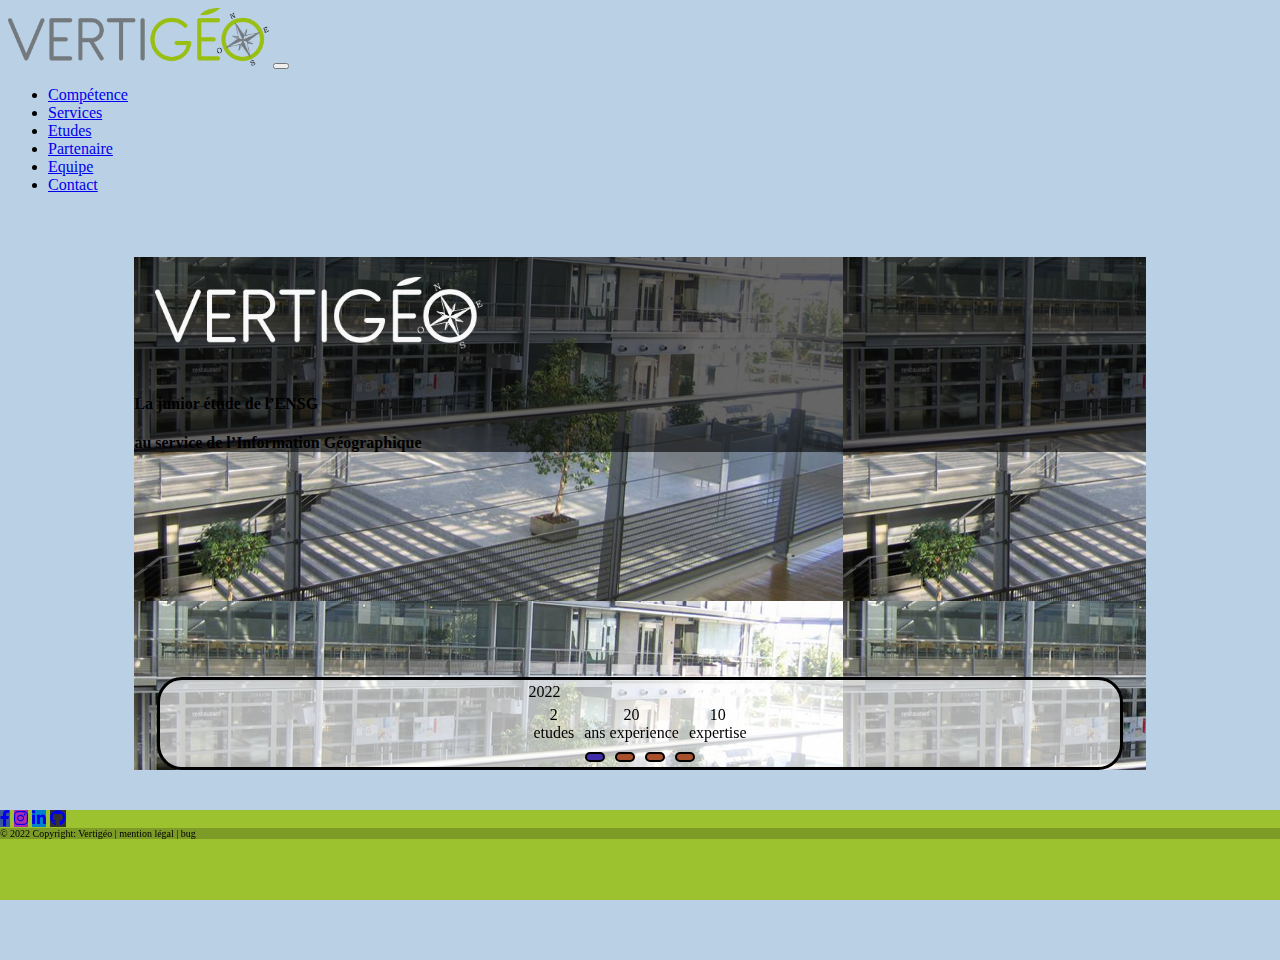
<file: index.html>
<!DOCTYPE html>
<html lang="en">
    <head>
        <meta charset="UTF-8">
        <meta http-equiv="X-UA-Compatible" content="IE=edge">
        <meta name="viewport" content="width=device-width, initial-scale=1.0">
        <title>Vertigéo</title>
        <!-- browser icon -->
        <link rel="shortcut icon" href="img\utilisables\boussole_fond_blanc.png" type="image/x-icon">

        <!-- bootstrap 5.2.1-->
        <!-- 
        * Bootstrap v5.2.1(https://getbootstrap.com/)
        * Copyright 2011-2021 The Bootstrap Authors
        * Copyright 2011-2021 Twitter, Inc.
        * Licensed under MIT (https://github.com/twbs/bootstrap/blob/main/LICENSE) 
        -->
        <link href="https://cdn.jsdelivr.net/npm/bootstrap@5.2.1/dist/css/bootstrap.min.css" rel="stylesheet" integrity="sha384-iYQeCzEYFbKjA/T2uDLTpkwGzCiq6soy8tYaI1GyVh/UjpbCx/TYkiZhlZB6+fzT" crossorigin="anonymous">
        <script src="https://cdn.jsdelivr.net/npm/bootstrap@5.2.1/dist/js/bootstrap.bundle.min.js" integrity="sha384-u1OknCvxWvY5kfmNBILK2hRnQC3Pr17a+RTT6rIHI7NnikvbZlHgTPOOmMi466C8" crossorigin="anonymous"></script>
        
        <!-- font-awsome -->
        <!-- <script defer src="node_modules/@fortawesome/fontawesome-free/js/brands.js"></script>
        <script defer src="node_modules/@fortawesome/fontawesome-free/js/solid.js"></script>
        <script defer src="node_modules/@fortawesome/fontawesome-free/js/fontawesome.js"></script> -->
        <link href="https://cdnjs.cloudflare.com/ajax/libs/font-awesome/6.0.0/css/all.min.css" rel="stylesheet"/>
        <script src="https://cdn.jsdelivr.net/npm/jquery@3.6.1/dist/jquery.min.js"></script>

        <!-- local style -->
        <link rel="stylesheet" href="./js/OwlCarousel2-2.3.4/dist/assets/owl.carousel.min.css">

        <link rel="stylesheet" href="./css/index.css">
        
        <!-- local script-->
        <script src="./js/OwlCarousel2-2.3.4//dist/owl.carousel.min.js"></script>

        <link rel="stylesheet" href="./css/carousel.css">
        <link rel="stylesheet" href="./css/commonStyle.css">
        <link rel="stylesheet" href="./css/header_footer.css">
        
        
    </head>
    <body>
        <div id="header"></div>

        <div class="p-5 text-center bg-image" id ="bodyContainer">
            <div class="mask">
                <div class="d-flex justify-content-center align-items-center h-100">
                    <div class="text-white">
                        <img src="img/utilisables/logo_tout_blanc.png" id="logo_tout_blanc">
                        <h4 class="mb-3">La junior étude de l’ENSG</h4>
                        <h4 class="mb-3">au service de l’Information Géographique</h4>
                    </div>
                </div>
            </div>

            <div id="defilementAccueil">

                    <div class="MainContainercarouselHeader">
                        <div class="ContainercarouselCompetence">
                            <div class="owl-carousel owl-theme">
                              
                                    <div class ="yearActivity">
                                        <div>2022</div>
                                        <div style="display: flex; justify-content: space-evenly;">
                                        <span style="margin: 5px; text-align: center;"> 2 <br> etudes </span>
                                        <span  style="margin: 5px; text-align: center;">20 <br> ans experience</span> 
                                        <span  style="margin: 5px; text-align: center;">10 <br> expertise</span>  
                                        </div>
                                    </div>  
              
                                    <div class ="yearActivity">
                                        <div>2022</div>
                                        <div style="display: flex; justify-content: space-evenly;">
                                        <span style="margin: 5px; text-align: center;"> 2 <br> etudes </span>
                                        <span  style="margin: 5px; text-align: center;">20 <br> ans experience</span> 
                                        <span  style="margin: 5px; text-align: center;">10 <br> expertise</span>  
                                        </div>
                                    </div>  
              
                                    <div class ="yearActivity">
                                        <div>2022</div>
                                        <div style="display: flex; justify-content: space-evenly;">
                                        <span style="margin: 5px; text-align: center;"> 2 <br> etudes </span>
                                        <span  style="margin: 5px; text-align: center;">20 <br> ans experience</span> 
                                        <span  style="margin: 5px; text-align: center;">10 <br> expertise</span>  
                                        </div>
                                    </div>  

                                    <div class ="yearActivity">
                                        <div>2022</div>
                                        <div style="display: flex; justify-content: space-evenly;">
                                        <span style="margin: 5px; text-align: center;"> 2 <br> etudes </span>
                                        <span  style="margin: 5px; text-align: center;">20 <br> ans experience</span> 
                                        <span  style="margin: 5px; text-align: center;">10 <br> expertise</span>  
                                        </div>
                                    </div>  

                            </div>
                        </div>
                    </div>
                </div>
              

        </div>

         
        <div id="footerContainer"></div>
        
    <script>
    $(function(){
    $("#header").load("./html/navbar.html");
    });

    $(function(){
    $("#footerContainer").load("./html/footer.html");
    });
    </script>    
        <script src="./js/carouselDefilementV2.js"></script>
    </body>
</html>
</file>
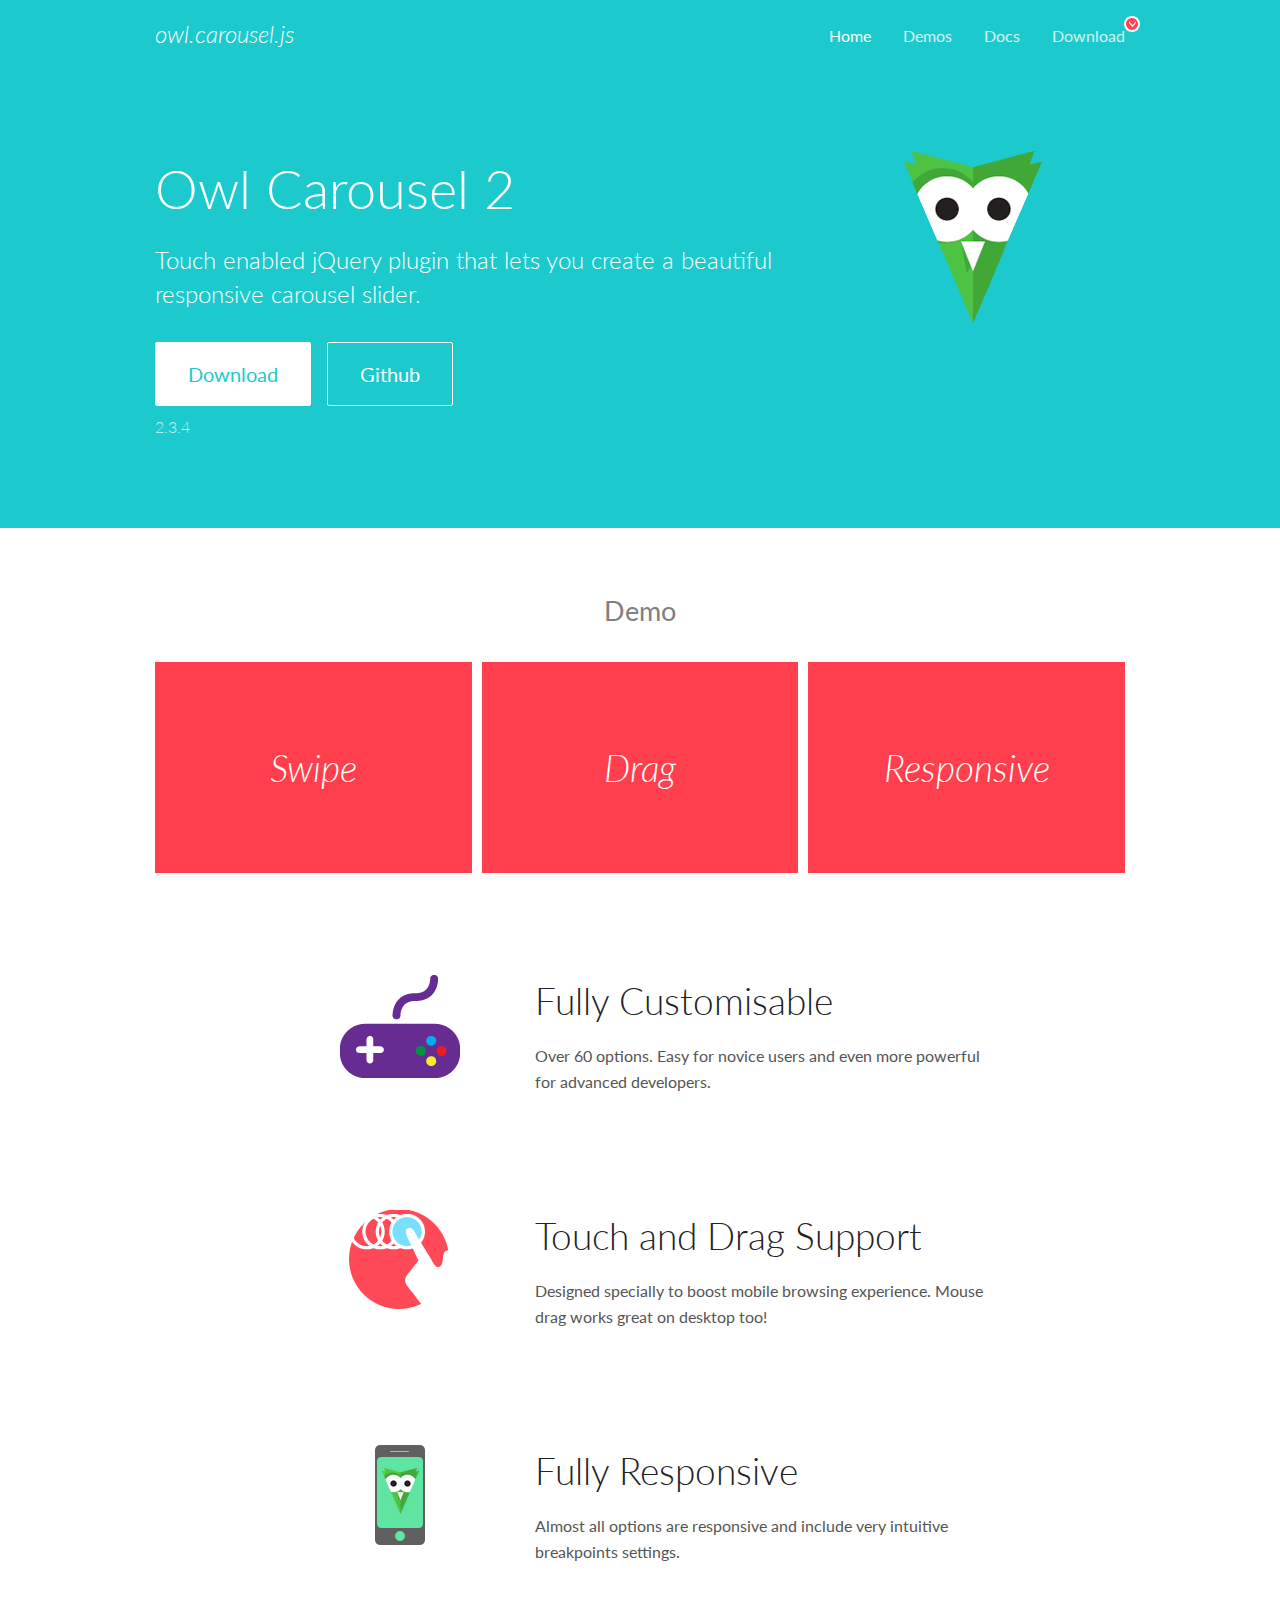
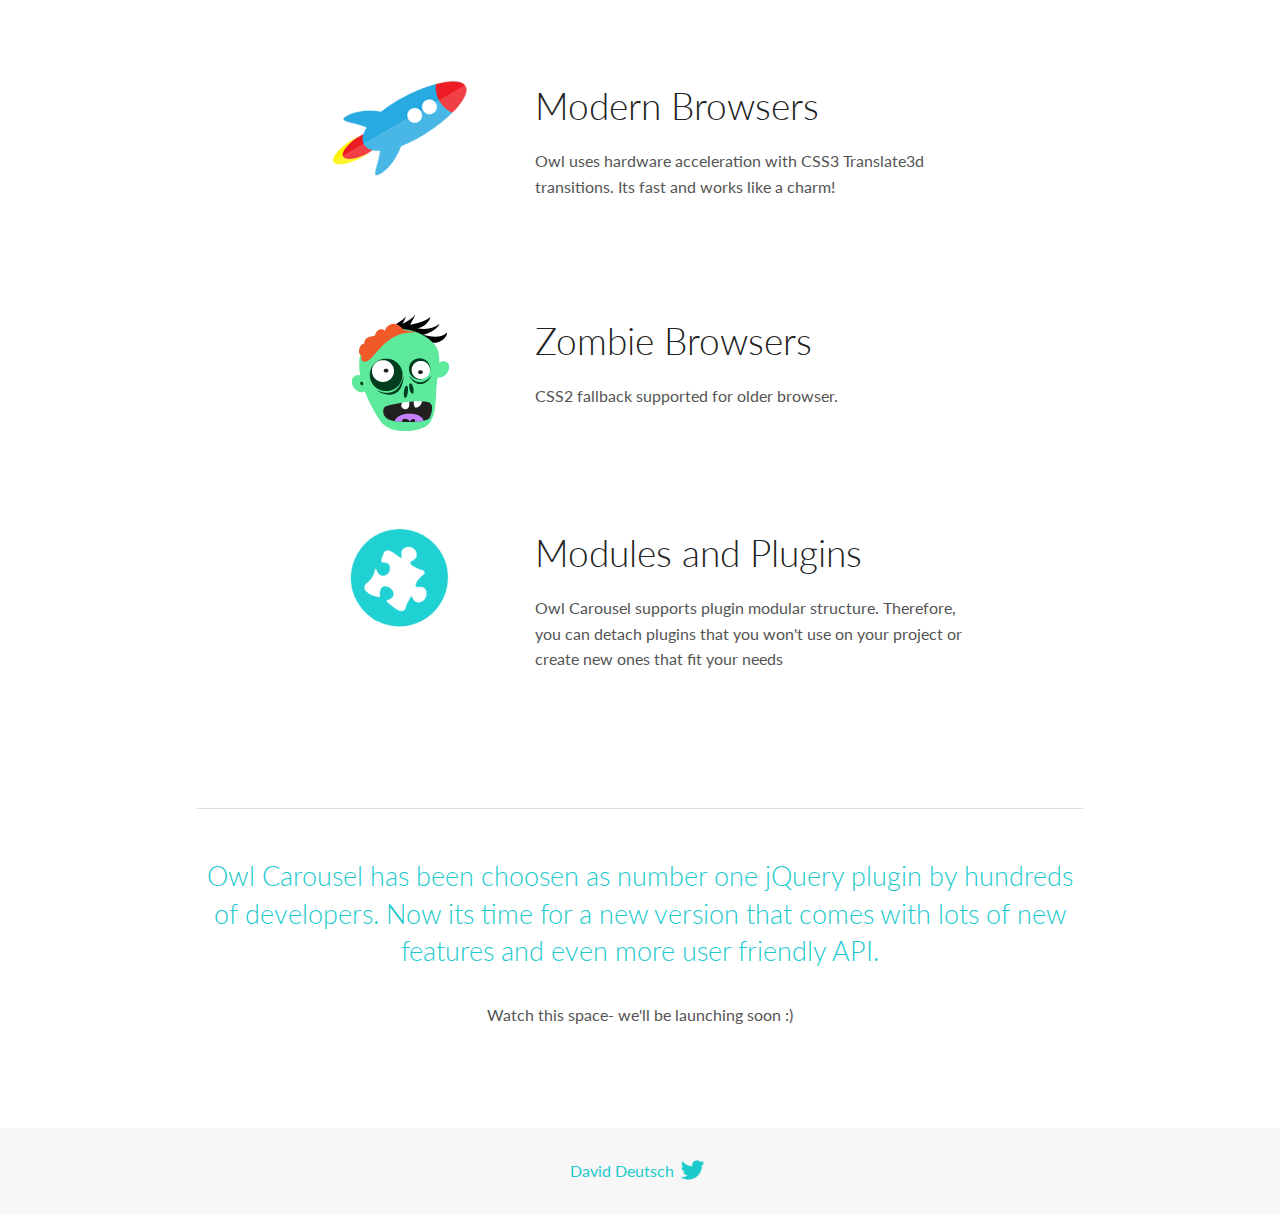
<file: js/OwlCarousel2-2.3.4/docs/index.html>
<!DOCTYPE html>
<html lang="en">
  <head>

    <!-- head -->
    <meta charset="utf-8">
    <meta name="msapplication-tap-highlight" content="no" />
    <meta name="viewport" content="width=device-width, initial-scale=1.0" />
    <meta name="description" content="Touch enabled jQuery plugin that lets you create beautiful responsive carousel slider.">
    <meta name="author" content="David Deutsch">
    <title>
      Home | Owl Carousel | 2.3.4
    </title>

    <!-- Stylesheets -->
    <link href='https://fonts.googleapis.com/css?family=Lato:300,400,700,400italic,300italic' rel='stylesheet' type='text/css'>
    <link rel="stylesheet" href="assets/css/docs.theme.min.css">

    <!-- Owl Stylesheets -->
    <link rel="stylesheet" href="assets/owlcarousel/assets/owl.carousel.min.css">
    <link rel="stylesheet" href="assets/owlcarousel/assets/owl.theme.default.min.css">

    <!-- HTML5 shim and Respond.js IE8 support of HTML5 elements and media queries -->

    <!--[if lt IE 9]>
      <script src="https://oss.maxcdn.com/libs/html5shiv/3.7.0/html5shiv.js"></script>
      <script src="https://oss.maxcdn.com/libs/respond.js/1.3.0/respond.min.js"></script>
    <![endif]-->

    <!-- Favicons -->
    <link rel="apple-touch-icon-precomposed" sizes="144x144" href="assets/ico/apple-touch-icon-144-precomposed.png">
    <link rel="shortcut icon" href="assets/ico/favicon.png">
    <link rel="shortcut icon" href="favicon.ico">

    <!-- Yeah i know js should not be in header. Its required for demos.-->

    <!-- javascript -->
    <script src="assets/vendors/jquery.min.js"></script>
    <script src="assets/owlcarousel/owl.carousel.js"></script>
  </head>
  <body>

    <!-- header -->
    <header class="header">
      <div class="row">
        <div class="large-12 columns">
          <div class="brand left">
            <h3>
              <a href="/OwlCarousel2/">owl.carousel.js</a> 
            </h3>
          </div>
          <a id="toggle-nav" class="right">
            <span></span> <span></span> <span></span> 
          </a> 
          <div class="nav-bar">
            <ul class="clearfix">
              <li class="active">
                <a href="/OwlCarousel2/index.html">Home</a> 
              </li>
              <li> <a href="/OwlCarousel2/demos/demos.html">Demos</a>  </li>
              <li> <a href="/OwlCarousel2/docs/started-welcome.html">Docs</a>  </li>
              <li>
                <a href="https://github.com/OwlCarousel2/OwlCarousel2/archive/2.3.4.zip">Download</a> 
                <span class="download"></span> 
              </li>
            </ul>
          </div>
        </div>
      </div>
    </header>

    <!-- home panel -->
    <section id="hero">
      <div class="row">
        <div class="large-8 medium-8 columns">
          <h1>Owl Carousel 2</h1>
          <h4>Touch enabled jQuery plugin that lets you create a beautiful responsive carousel slider.</h4>
          <a href="https://github.com/OwlCarousel2/OwlCarousel2/archive/2.3.4.zip" class="hero-button">Download</a> 
          <a href="https://github.com/OwlCarousel2/OwlCarousel2" class="hero-button outline">Github</a> 
          <p>2.3.4</p>
        </div>
        <div class="large-4 medium-4 columns">
          <img class="owl-logo" src="assets/img/owl-logo.png" alt="mr. Owl">
        </div>
      </div>
    </section>

    <!-- body -->
    <div class="home-demo">
      <div class="row">
        <div class="large-12 columns">
          <h3>Demo</h3>
          <div class="owl-carousel">
            <div class="item">
              <h2>Swipe</h2>
            </div>
            <div class="item">
              <h2>Drag</h2>
            </div>
            <div class="item">
              <h2>Responsive</h2>
            </div>
            <div class="item">
              <h2>CSS3</h2>
            </div>
            <div class="item">
              <h2>Fast</h2>
            </div>
            <div class="item">
              <h2>Easy</h2>
            </div>
            <div class="item">
              <h2>Free</h2>
            </div>
            <div class="item">
              <h2>Upgradable</h2>
            </div>
            <div class="item">
              <h2>Tons of options</h2>
            </div>
            <div class="item">
              <h2>Infinity</h2>
            </div>
            <div class="item">
              <h2>Auto Width</h2>
            </div>
          </div>
        </div>
      </div>
    </div>
    <script>
      var owl = $('.owl-carousel');
      owl.owlCarousel({
        margin: 10,
        loop: true,
        responsive: {
          0: {
            items: 1
          },
          600: {
            items: 2
          },
          1000: {
            items: 3
          }
        }
      })
    </script>

    <!-- features -->
    <div id="features">
      <div class="row">
        <div class="small-12 medium-9 small-centered columns">
          <section class="row feature">
            <div class="medium-4 small-12 columns">
              <img src="assets/img/feature-options.png" alt="">
            </div>
            <div class="medium-8 small-12 columns">
              <h2>Fully Customisable</h2>
              <p>Over 60 options. Easy for novice users and even more powerful for advanced developers.</p>
            </div>
          </section>
          <section class="row feature">
            <div class="medium-4 small-12 columns">
              <img src="assets/img/feature-drag.png" alt="">
            </div>
            <div class="medium-8 small-12 columns">
              <h2>Touch and Drag Support</h2>
              <p>Designed specially to boost mobile browsing experience. Mouse drag works great on desktop too!</p>
            </div>
          </section>
          <section class="row feature">
            <div class="medium-4 small-12 columns">
              <img src="assets/img/feature-responsive.png" alt="">
            </div>
            <div class="medium-8 small-12 columns">
              <h2>Fully Responsive</h2>
              <p>Almost all options are responsive and include very intuitive breakpoints settings.</p>
            </div>
          </section>
          <section class="row feature">
            <div class="medium-4 small-12 columns">
              <img src="assets/img/feature-modern.png" alt="">
            </div>
            <div class="medium-8 small-12 columns">
              <h2>Modern Browsers</h2>
              <p>Owl uses hardware acceleration with CSS3 Translate3d transitions. Its fast and works like a charm! </p>
            </div>
          </section>
          <section class="row feature">
            <div class="medium-4 small-12 columns">
              <img src="assets/img/feature-zombie.png" alt="">
            </div>
            <div class="medium-8 small-12 columns">
              <h2>Zombie Browsers</h2>
              <p>CSS2 fallback supported for older browser.</p>
            </div>
          </section>
          <section class="row feature">
            <div class="medium-4 small-12 columns">
              <img src="assets/img/feature-module.png" alt="">
            </div>
            <div class="medium-8 small-12 columns">
              <h2>Modules and Plugins</h2>
              <p>Owl Carousel supports plugin modular structure. Therefore, you can detach plugins that you won&#x27;t use on your project or create new ones that fit your needs</p>
            </div>
          </section>
        </div>
      </div>
    </div>

    <!-- footer -->
    <section id="teaser-text">
      <div class="row">
        <div class="small-12 medium-11 small-centered columns">
          <hr>
          <h3 id="owl-carousel-has-been-choosen-as-number-one-jquery-plugin-by-hundreds-of-developers-now-its-time-for-a-new-version-that-comes-with-lots-of-new-features-and-even-more-user-friendly-api-">Owl Carousel has been choosen as number one jQuery plugin by hundreds of developers. Now its time for a new version that comes with lots of new features and even more user friendly API.</h3>
          <p>Watch this space- we&#39;ll be launching soon :)</p>
        </div>
      </div>
    </section>

    <!-- footer -->
    <footer class="footer">
      <div class="row">
        <div class="large-12 columns">
          <h5>
            <a href="/OwlCarousel2/docs/support-contact.html">David Deutsch</a> 
            <a id="custom-tweet-button" href="https://twitter.com/share?url=https://github.com/OwlCarousel2/OwlCarousel2&text=Owl Carousel - This is so awesome! " target="_blank"></a> 
          </h5>
        </div>
      </div>
    </footer>

    <!-- vendors -->
    <script src="assets/vendors/highlight.js"></script>
    <script src="assets/js/app.js"></script>
  </body>
</html>
</file>
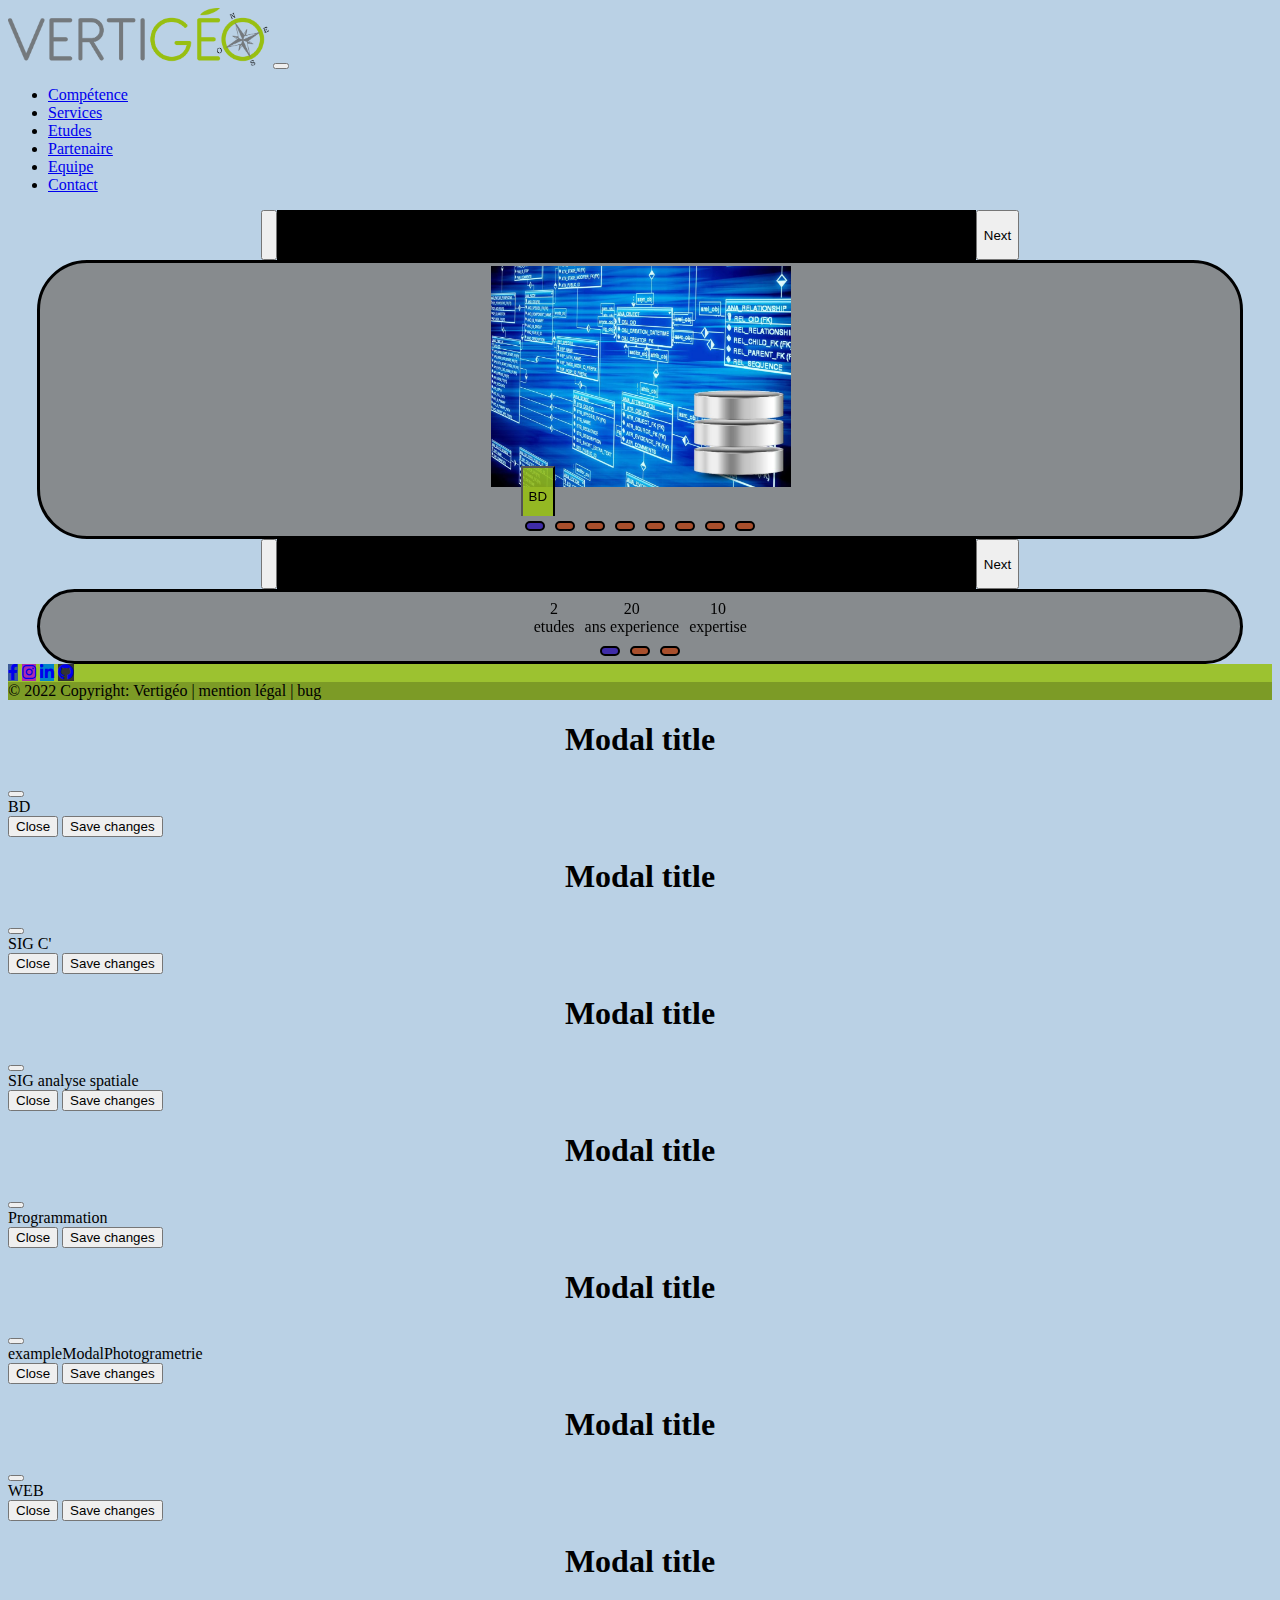
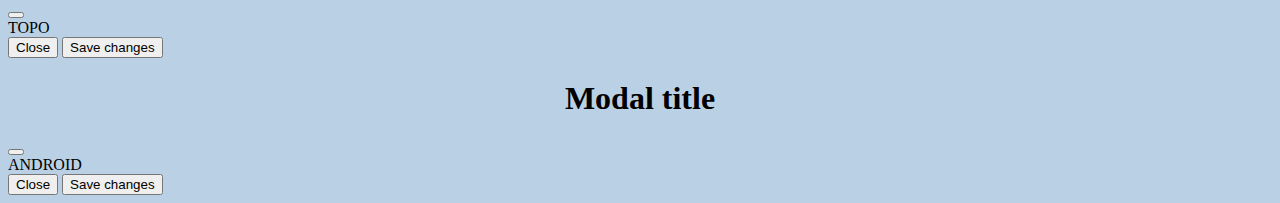
<file: defilement_V2.html>
<!DOCTYPE html>
<html lang="en">
    <head>
        <meta charset="UTF-8">
        <meta http-equiv="X-UA-Compatible" content="IE=edge">
        <meta name="viewport" content="width=device-width, initial-scale=1.0">
        <title>Vertigéo</title>
        <!-- browser icon -->
        <link rel="shortcut icon" href="img\utilisables\boussole_fond_blanc.png" type="image/x-icon">

        <!-- bootstrap 5.2.1-->
        <!-- 
        * Bootstrap v5.2.1(https://getbootstrap.com/)
        * Copyright 2011-2021 The Bootstrap Authors
        * Copyright 2011-2021 Twitter, Inc.
        * Licensed under MIT (https://github.com/twbs/bootstrap/blob/main/LICENSE) 
        -->
        <link href="https://cdn.jsdelivr.net/npm/bootstrap@5.2.1/dist/css/bootstrap.min.css" rel="stylesheet" integrity="sha384-iYQeCzEYFbKjA/T2uDLTpkwGzCiq6soy8tYaI1GyVh/UjpbCx/TYkiZhlZB6+fzT" crossorigin="anonymous">
        <script src="https://cdn.jsdelivr.net/npm/bootstrap@5.2.1/dist/js/bootstrap.bundle.min.js" integrity="sha384-u1OknCvxWvY5kfmNBILK2hRnQC3Pr17a+RTT6rIHI7NnikvbZlHgTPOOmMi466C8" crossorigin="anonymous"></script>
        
        <!-- font-awsome -->
        <!-- <script defer src="node_modules/@fortawesome/fontawesome-free/js/brands.js"></script>
        <script defer src="node_modules/@fortawesome/fontawesome-free/js/solid.js"></script>
        <script defer src="node_modules/@fortawesome/fontawesome-free/js/fontawesome.js"></script> -->
        <link href="https://cdnjs.cloudflare.com/ajax/libs/font-awesome/6.0.0/css/all.min.css" rel="stylesheet"/>
        <script src="https://cdn.jsdelivr.net/npm/jquery@3.6.1/dist/jquery.min.js"></script>

        <!-- local style -->
        <link rel="stylesheet" href="./js/OwlCarousel2-2.3.4/dist/assets/owl.carousel.min.css">

        <link rel="stylesheet" href="./css/index.css">
        
        <!-- local script-->
        <script src="./js/OwlCarousel2-2.3.4//dist/owl.carousel.min.js"></script>

        <link rel="stylesheet" href="./css/carousel.css">
        <link rel="stylesheet" href="./css/commonStyle.css">
        
    </head>
    <body>
        <div id="header"></div>

        <div id="containerbtnDefilementV2">
            <button class="customPrevBtn" type="button">
                <span class="carousel-control-prev-icon" aria-hidden="true"></span>
                <!-- <span class="visually-hidden">Previous</span> -->
            </button>

            <div style="width:100%;height:100%;background-color: black;"></div>
    
            <button class="customNextBtn">
                <span class="carousel-control-next-icon" aria-hidden="true"></span>
                <span class="visually-hidden">Next</span>
            </button>
        </div>



            <div class="MainContainercarouselCompetence">
               
                <div class="ContainercarouselCompetence">
                    <div class="owl-carousel owl-theme">
                        <div class="card">
                            <div class="card-img">
                                <img src="./img/competence/bd.jpg" class="card-img-top" alt="...">
                            </div>
                            <button type="button" class="btn btn-primary btn-moreInfo-competence"  data-bs-toggle="modal" data-bs-target="#exampleModalBD">BD</button>
                        </div>
                    
                        <div class="card">
                            <div class="card-img">
                                <img src="./img/competence/sig.jpg" class="card-img-top" alt="...">
                            </div>
                            <button type="button" class="btn btn-primary btn-moreInfo-competence"  data-bs-toggle="modal" data-bs-target="#exampleModalSIG">SIG/CART0</button>
                        </div>

                        <div class="card">
                            <div class="card-img">
                                <img src="./img/utilisables/cartographie.png" class="card-img-top" alt="...">
                            </div>
                            <button type="button" class="btn btn-primary btn-moreInfo-competence"  data-bs-toggle="modal" data-bs-target="#exampleModalSIGanalyse">SIG/AnalyseSpatiale</button>
                        </div>
                    
                        <div class="card">
                            <div class="card-img">
                                <img src="./img/utilisables/enseignements/INFORMATIQUE.jpg" class="card-img-top" alt="...">
                            </div>
                            <button type="button" class="btn btn-primary btn-moreInfo-competence"  data-bs-toggle="modal" data-bs-target="#exampleModalProgrammation">PROGRAMATION</button>
                        </div>

                        <div class="card">
                            <div class="card-img">
                                <img src="./img/utilisables/enseignements/PHOTOGRAMMETRIE.png" class="card-img-top" alt="...">
                            </div>
                            <button type="button" class="btn btn-primary btn-moreInfo-competence"  data-bs-toggle="modal" data-bs-target="#exampleModalPhotogrametrie">PHTOGRAMMETRIE</button>
                        </div>

                        <div class="card">
                            <div class="card-img">
                                <img src="./img/competence/web.jfif" class="card-img-top" alt="...">
                            </div>
                            <button type="button" class="btn btn-primary btn-moreInfo-competence"  data-bs-toggle="modal" data-bs-target="#exampleModalWeb">DEV WEB</button>
                        </div>

                        <div class="card">
                            <div class="card-img">
                                <img src="./img/utilisables/enseignements/TOPOMETRIE.jpg" class="card-img-top" alt="...">
                            </div>
                            <button type="button" class="btn btn-primary btn-moreInfo-competence"  data-bs-toggle="modal" data-bs-target="#exampleModalTOPO">TOPO</button>
                        </div>

                        <div class="card">
                            <div class="card-img">
                                <img src="./img/competence/android.png" class="card-img-top" alt="...">
                            </div>
                            <button type="button" class="btn btn-primary btn-moreInfo-competence"  data-bs-toggle="modal" data-bs-target="#exampleModalAndroid">ANDROID</button>
                        </div>


                    </div>
                </div>


            </div>


        
            <div id="containerbtnDefilementV2">
                <button class="customPrevBtn" type="button">
                    <span class="carousel-control-prev-icon" aria-hidden="true"></span>
                    <!-- <span class="visually-hidden">Previous</span> -->
                </button>
    
                <div style="width:100%;height:100%;background-color: black;"></div>
        
                <button class="customNextBtn">
                    <span class="carousel-control-next-icon" aria-hidden="true"></span>
                    <span class="visually-hidden">Next</span>
                </button>
            </div>
    
    
    
                <div class="MainContainercarouselCompetence">
                   
                    <div class="ContainercarouselCompetence">
                        <div class="owl-carousel owl-theme">

                         
                                <div style="display: flex; justify-content: space-evenly;">
                                    <span style="margin: 5px; text-align: center;"> 2 <br> etudes </span>
                                    <span  style="margin: 5px; text-align: center;">20 <br> ans experience</span> 
                                    <span  style="margin: 5px; text-align: center;">10 <br> expertise</span>  
                                </div>  

                                <div style="display: flex; justify-content: space-evenly;">
                                    <span style="margin: 5px; text-align: center;"> 2 <br> etudes </span>
                                    <span  style="margin: 5px; text-align: center;">20 <br> ans experience</span> 
                                    <span  style="margin: 5px; text-align: center;">10 <br> expertise</span>  
                                </div>

                                <div style="display: flex; justify-content: space-evenly;">
                                    <span style="margin: 5px; text-align: center;"> 2 <br> etudes </span>
                                    <span  style="margin: 5px; text-align: center;">20 <br> ans experience</span> 
                                    <span  style="margin: 5px; text-align: center;">10 <br> expertise</span>  
                                </div>

                        </div>
                    </div>
    
                </div>
         
    

           

        <div id="footer"></div>

        <!-- conteneur des competence -->
        <div id="definitinCompetence"></div>

    <script src="./js/carouselDefilementV2.js"></script>

    <script>
    $(function(){
    $("#header").load("./html/navbar.html");
    });

    $(function(){
    $("#definitinCompetence").load("./html/definitionCompetence.html");
    });


    $(function(){
    $("#footer").load("./html/footer.html");
    });
    </script> 



    </body>
</html>
</file>
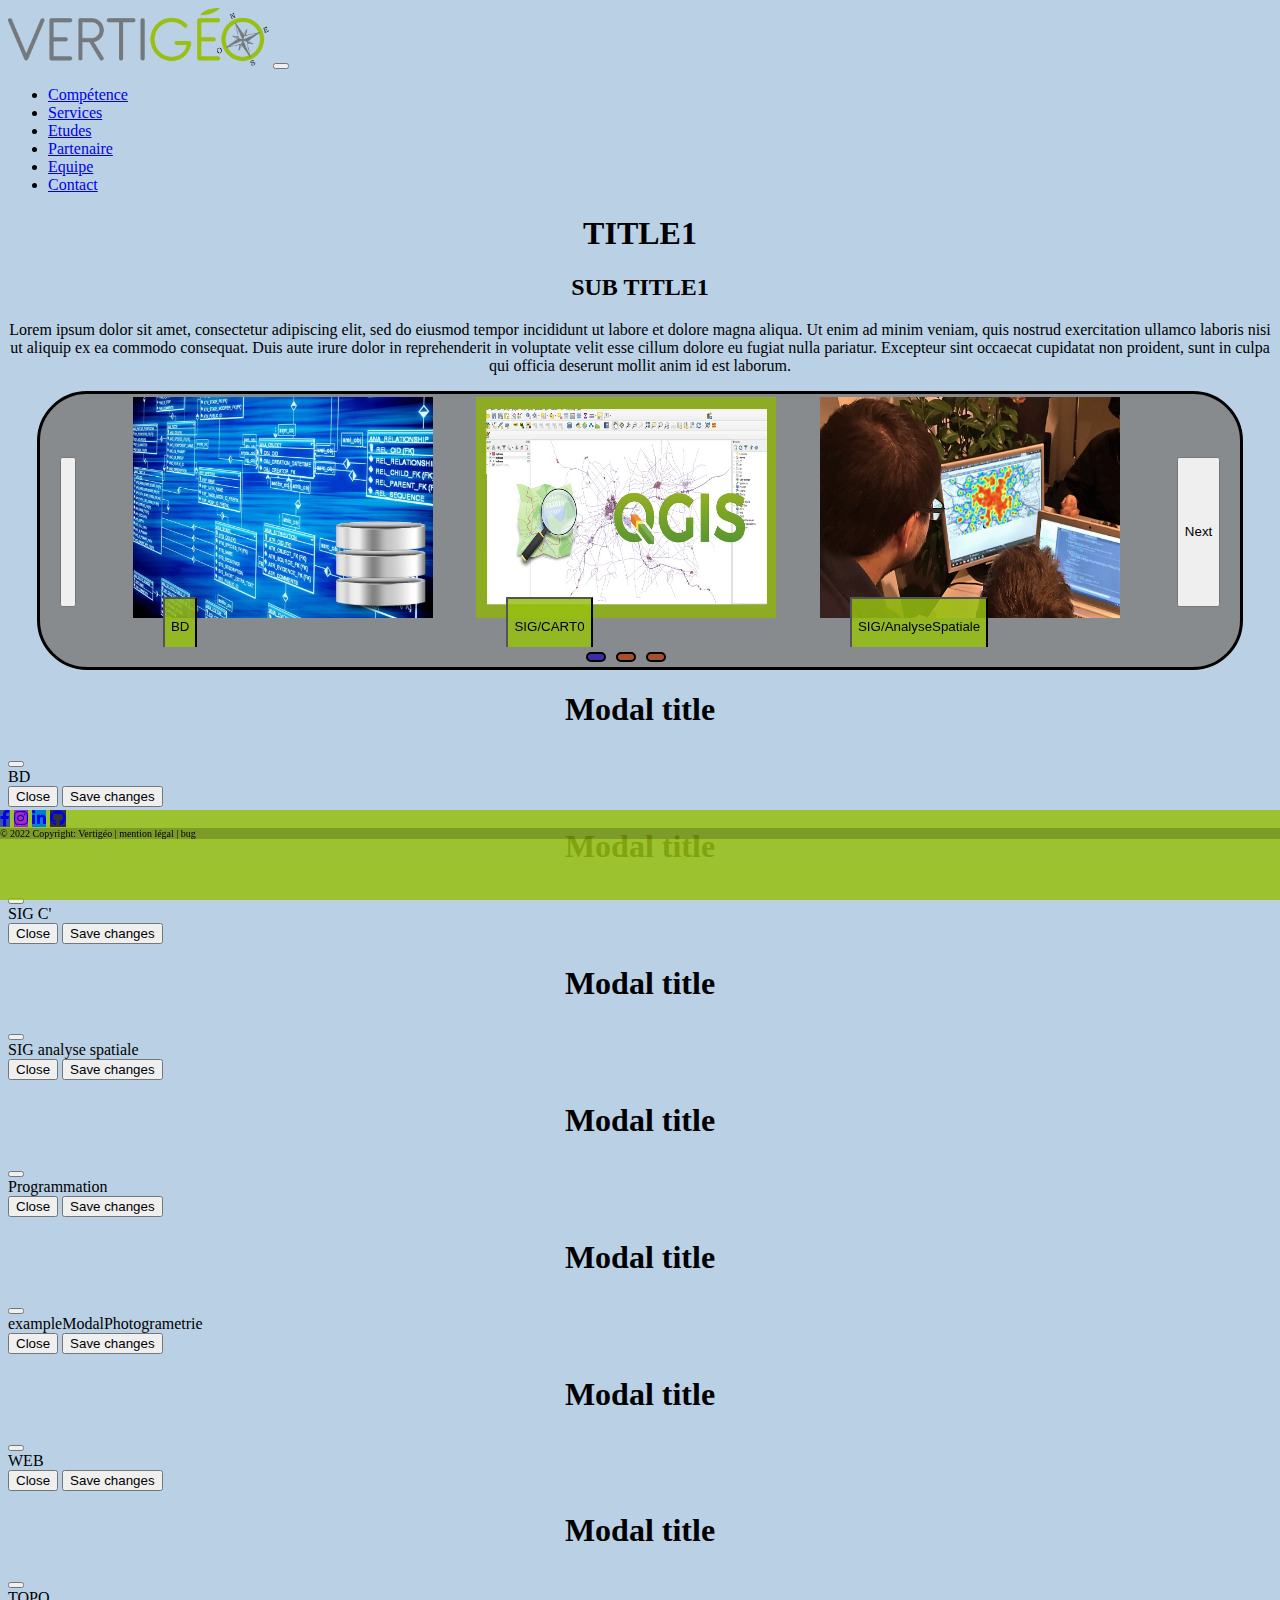
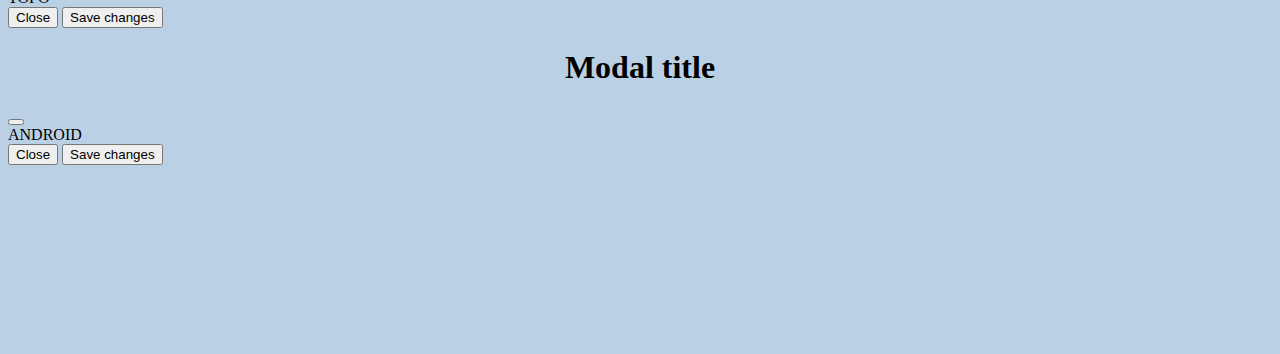
<file: sectionCompetence.html>
<!DOCTYPE html>
<html lang="en">
    <head>
        <meta charset="UTF-8">
        <meta http-equiv="X-UA-Compatible" content="IE=edge">
        <meta name="viewport" content="width=device-width, initial-scale=1.0">
        <title>Vertigéo</title>
        <!-- browser icon -->
        <link rel="shortcut icon" href="img\utilisables\boussole_fond_blanc.png" type="image/x-icon">

        <!-- bootstrap 5.2.1-->
        <!-- 
        * Bootstrap v5.2.1(https://getbootstrap.com/)
        * Copyright 2011-2021 The Bootstrap Authors
        * Copyright 2011-2021 Twitter, Inc.
        * Licensed under MIT (https://github.com/twbs/bootstrap/blob/main/LICENSE) 
        -->
        <link href="https://cdn.jsdelivr.net/npm/bootstrap@5.2.1/dist/css/bootstrap.min.css" rel="stylesheet" integrity="sha384-iYQeCzEYFbKjA/T2uDLTpkwGzCiq6soy8tYaI1GyVh/UjpbCx/TYkiZhlZB6+fzT" crossorigin="anonymous">
        <script src="https://cdn.jsdelivr.net/npm/bootstrap@5.2.1/dist/js/bootstrap.bundle.min.js" integrity="sha384-u1OknCvxWvY5kfmNBILK2hRnQC3Pr17a+RTT6rIHI7NnikvbZlHgTPOOmMi466C8" crossorigin="anonymous"></script>
        
        <!-- font-awsome -->
        <!-- <script defer src="node_modules/@fortawesome/fontawesome-free/js/brands.js"></script>
        <script defer src="node_modules/@fortawesome/fontawesome-free/js/solid.js"></script>
        <script defer src="node_modules/@fortawesome/fontawesome-free/js/fontawesome.js"></script> -->
        <link href="https://cdnjs.cloudflare.com/ajax/libs/font-awesome/6.0.0/css/all.min.css" rel="stylesheet"/>
        <script src="https://cdn.jsdelivr.net/npm/jquery@3.6.1/dist/jquery.min.js"></script>

        <!-- local style -->
        <link rel="stylesheet" href="./js/OwlCarousel2-2.3.4/dist/assets/owl.carousel.min.css">

        <link rel="stylesheet" href="./css/index.css">
        
        <!-- local script-->
        <script src="./js/OwlCarousel2-2.3.4//dist/owl.carousel.min.js"></script>

        <link rel="stylesheet" href="./css/carousel.css">
        <link rel="stylesheet" href="./css/commonStyle.css">
        <link rel="stylesheet" href="./css/header_footer.css">
        
    </head>
    <body>
        <div id="header"></div>

            <h1>TITLE1</h1>
            <h2>SUB TITLE1</h2>
            <p>
                Lorem ipsum dolor sit amet, consectetur adipiscing elit, sed do eiusmod tempor incididunt ut labore et dolore magna aliqua. Ut enim ad minim veniam, quis nostrud exercitation ullamco laboris nisi ut aliquip ex ea commodo consequat. Duis aute irure dolor in reprehenderit in voluptate velit esse cillum dolore eu fugiat nulla pariatur. Excepteur sint occaecat cupidatat non proident, sunt in culpa qui officia deserunt mollit anim id est laborum.
            </p>
            <div class="MainContainercarouselCompetence">
                <button class="customPrevBtn" type="button">
                    <span class="carousel-control-prev-icon" aria-hidden="true"></span>
                    <!-- <span class="visually-hidden">Previous</span> -->
                </button>
                <div class="ContainercarouselCompetence">
                    <div class="owl-carousel owl-theme">
                        <div class="card">
                            <div class="card-img">
                                <img src="./img/competence/bd.jpg" class="card-img-top" alt="...">
                            </div>
                            <button type="button" class="btn btn-primary btn-moreInfo-competence"  data-bs-toggle="modal" data-bs-target="#exampleModalBD">BD</button>
                        </div>
                    
                        <div class="card">
                            <div class="card-img">
                                <img src="./img/competence/sig.jpg" class="card-img-top" alt="...">
                            </div>
                            <button type="button" class="btn btn-primary btn-moreInfo-competence"  data-bs-toggle="modal" data-bs-target="#exampleModalSIG">SIG/CART0</button>
                        </div>

                        <div class="card">
                            <div class="card-img">
                                <img src="./img/utilisables/cartographie.png" class="card-img-top" alt="...">
                            </div>
                            <button type="button" class="btn btn-primary btn-moreInfo-competence"  data-bs-toggle="modal" data-bs-target="#exampleModalSIGanalyse">SIG/AnalyseSpatiale</button>
                        </div>
                    
                        <div class="card">
                            <div class="card-img">
                                <img src="./img/utilisables/enseignements/INFORMATIQUE.jpg" class="card-img-top" alt="...">
                            </div>
                            <button type="button" class="btn btn-primary btn-moreInfo-competence"  data-bs-toggle="modal" data-bs-target="#exampleModalProgrammation">PROGRAMATION</button>
                        </div>

                        <div class="card">
                            <div class="card-img">
                                <img src="./img/utilisables/enseignements/PHOTOGRAMMETRIE.png" class="card-img-top" alt="...">
                            </div>
                            <button type="button" class="btn btn-primary btn-moreInfo-competence"  data-bs-toggle="modal" data-bs-target="#exampleModalPhotogrametrie">PHTOGRAMMETRIE</button>
                        </div>

                        <div class="card">
                            <div class="card-img">
                                <img src="./img/competence/web.jfif" class="card-img-top" alt="...">
                            </div>
                            <button type="button" class="btn btn-primary btn-moreInfo-competence"  data-bs-toggle="modal" data-bs-target="#exampleModalWeb">DEV WEB</button>
                        </div>

                        <div class="card">
                            <div class="card-img">
                                <img src="./img/utilisables/enseignements/TOPOMETRIE.jpg" class="card-img-top" alt="...">
                            </div>
                            <button type="button" class="btn btn-primary btn-moreInfo-competence"  data-bs-toggle="modal" data-bs-target="#exampleModalTOPO">TOPO</button>
                        </div>

                        <div class="card">
                            <div class="card-img">
                                <img src="./img/competence/android.png" class="card-img-top" alt="...">
                            </div>
                            <button type="button" class="btn btn-primary btn-moreInfo-competence"  data-bs-toggle="modal" data-bs-target="#exampleModalAndroid">ANDROID</button>
                        </div>


                    </div>
                </div>

                <button class="customNextBtn">
                    <span class="carousel-control-next-icon" aria-hidden="true"></span>
                    <span class="visually-hidden">Next</span>
                </button>
            </div>

           

        <div id="footerContainer"></div>

        <!-- conteneur des competence -->
        <div id="definitinCompetence" class="definitionSection"></div>

    <script src="./js/carousel.js"></script>

    <script>
    $(function(){
    $("#header").load("./html/navbar.html");
    });

    $(function(){
    $("#definitinCompetence").load("./html/definitionCompetence.html");
    });


    $(function(){
    $("#footerContainer").load("./html/footer.html");
    });
    </script> 



    </body>
</html>
</file>
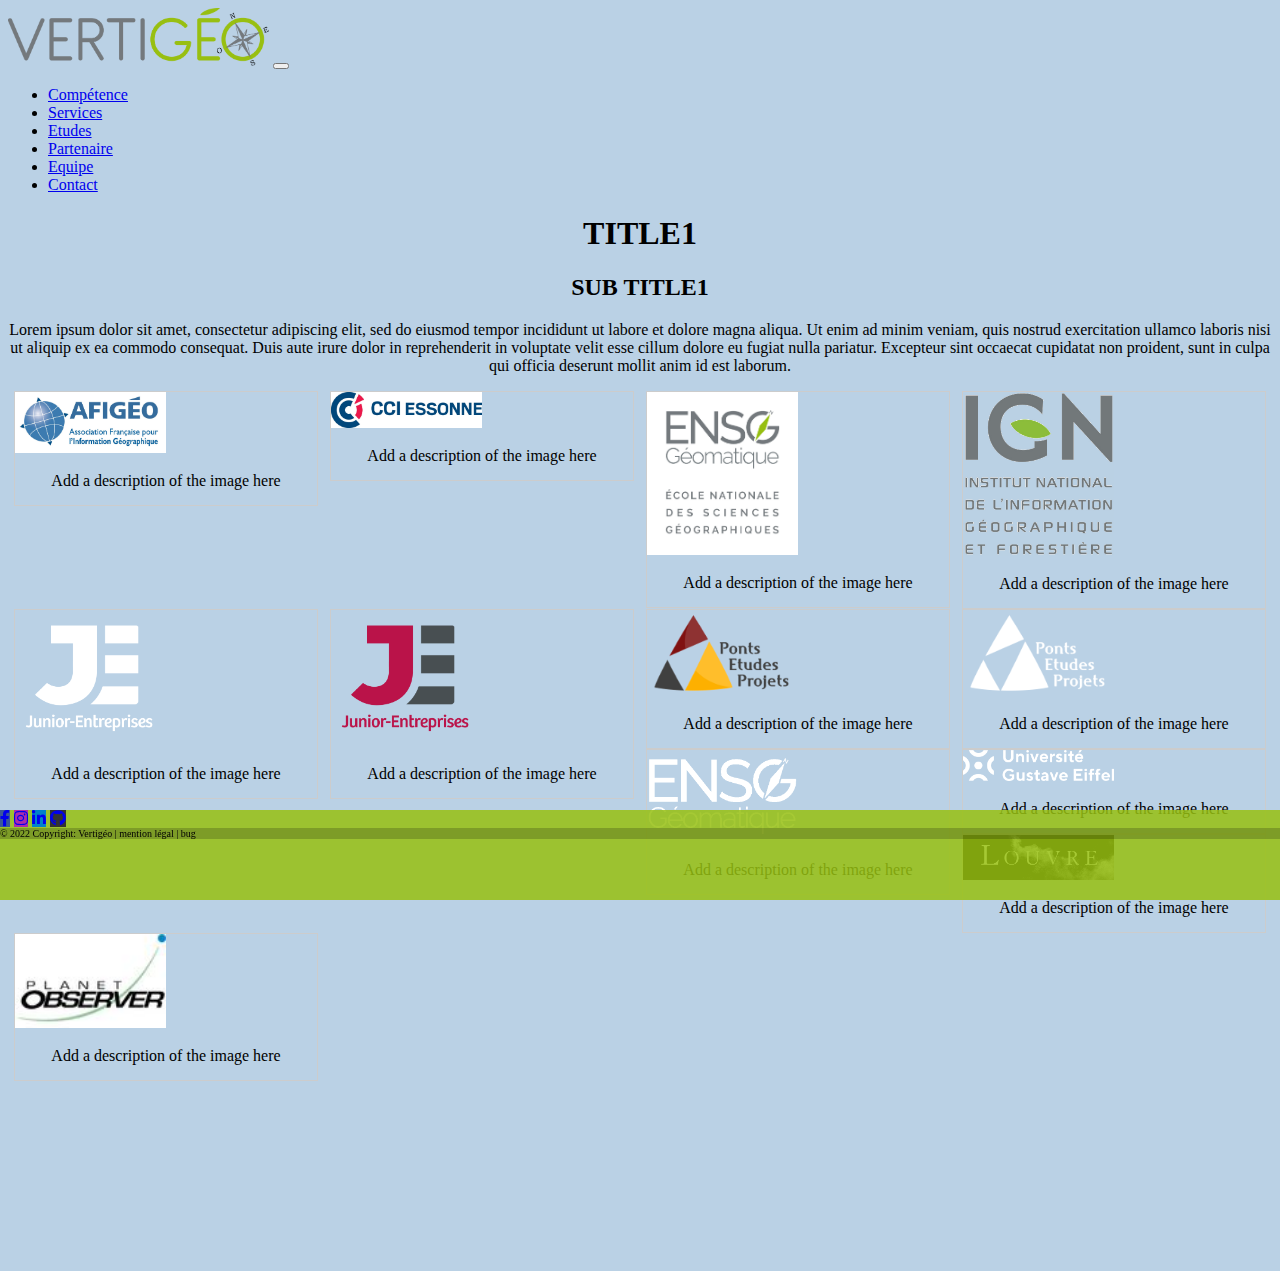
<file: sectionPartenaire.html>
<!DOCTYPE html>
<html lang="en">
    <head>
        <meta charset="UTF-8">
        <meta http-equiv="X-UA-Compatible" content="IE=edge">
        <meta name="viewport" content="width=device-width, initial-scale=1.0">
        <title>Vertigéo</title>
        <!-- browser icon -->
        <link rel="shortcut icon" href="img\utilisables\boussole_fond_blanc.png" type="image/x-icon">

        <!-- bootstrap 5.2.1-->
        <!-- 
        * Bootstrap v5.2.1(https://getbootstrap.com/)
        * Copyright 2011-2021 The Bootstrap Authors
        * Copyright 2011-2021 Twitter, Inc.
        * Licensed under MIT (https://github.com/twbs/bootstrap/blob/main/LICENSE) 
        -->
        <link href="https://cdn.jsdelivr.net/npm/bootstrap@5.2.1/dist/css/bootstrap.min.css" rel="stylesheet" integrity="sha384-iYQeCzEYFbKjA/T2uDLTpkwGzCiq6soy8tYaI1GyVh/UjpbCx/TYkiZhlZB6+fzT" crossorigin="anonymous">
        <script src="https://cdn.jsdelivr.net/npm/bootstrap@5.2.1/dist/js/bootstrap.bundle.min.js" integrity="sha384-u1OknCvxWvY5kfmNBILK2hRnQC3Pr17a+RTT6rIHI7NnikvbZlHgTPOOmMi466C8" crossorigin="anonymous"></script>
        
        <!-- font-awsome -->
        <!-- <script defer src="node_modules/@fortawesome/fontawesome-free/js/brands.js"></script>
        <script defer src="node_modules/@fortawesome/fontawesome-free/js/solid.js"></script>
        <script defer src="node_modules/@fortawesome/fontawesome-free/js/fontawesome.js"></script> -->
        <link href="https://cdnjs.cloudflare.com/ajax/libs/font-awesome/6.0.0/css/all.min.css" rel="stylesheet"/>
        <script src="https://cdn.jsdelivr.net/npm/jquery@3.6.1/dist/jquery.min.js"></script>

        <!-- local style -->
        <link rel="stylesheet" href="./js/OwlCarousel2-2.3.4/dist/assets/owl.carousel.min.css">

        <link rel="stylesheet" href="./css/index.css">
        
        <!-- local script-->
        <script src="./js/OwlCarousel2-2.3.4//dist/owl.carousel.min.js"></script>

        <link rel="stylesheet" href="./css/carousel.css">
        <link rel="stylesheet" href="./css/commonStyle.css">
        <link rel="stylesheet" href="./css/header_footer.css">
        <link rel="stylesheet" href="./css/partenaire.css">
        
    </head>
    <body>
        <div id="header"></div>

            <h1>TITLE1</h1>
            <h2>SUB TITLE1</h2>
            <p>
                Lorem ipsum dolor sit amet, consectetur adipiscing elit, sed do eiusmod tempor incididunt ut labore et dolore magna aliqua. Ut enim ad minim veniam, quis nostrud exercitation ullamco laboris nisi ut aliquip ex ea commodo consequat. Duis aute irure dolor in reprehenderit in voluptate velit esse cillum dolore eu fugiat nulla pariatur. Excepteur sint occaecat cupidatat non proident, sunt in culpa qui officia deserunt mollit anim id est laborum.
            </p>

            <div id="partenaire"></div>
          
           

        <div id="footerContainer"></div>

        <!-- conteneur des competence -->
        <div id="definitinCompetence"></div>

    <script src="./js/carousel.js"></script>

    <script>
    $(function(){
    $("#header").load("./html/navbar.html");
    });

    $(function(){
      $("#partenaire").load("./html/partenaire.html");
    });



    $(function(){
    $("#footerContainer").load("./html/footer.html");
    });
    </script> 



    </body>
</html>
</file>
<file: css/index.css>
.bg-image {
  background-image: url('../img/utilisables/ENSG_hall.jpg');
  background-size:inherit;
  height:85vh;
}
.mask{
  background-color: rgba(0, 0, 0, 0.6);
}

#logo_tout_blanc{
  height:8vh;padding: 2%;
}

#defilementAccueil{
  display: flex;
  flex-direction: column;
  justify-content: space-between;
  margin: auto;
  margin-top: 200px;
}

body
{
  background-color: rgb(186, 209, 229);
}
</file>
<file: css/carousel.css>
.customNextBtn, .customPrevBtn {
    height: 150px;
}


.card {
    width: 300px;
    height: 250px;
}


.card-img {
    width: 300px;
    height: 170px;

}

.owl-carousel .owl-item img {
    display: block;
    width: 100%;
    height: 130%;
}


.owl-carousel.owl-drag .owl-item{
    display: flex;
    justify-content: center;

}

.ContainercarouselCompetence {
    width:85%;

}
.MainContainercarouselCompetence{
    background-color: rgba(105, 99, 92, 0.637);
    display: flex;
    width: 95%;
    height: fit-content;
    margin: auto;
    border-style: solid;
    border-radius: 50px;
    align-items: center;
    justify-content: space-around;
    padding-block-start: 3px;
    object-fit: contain;
}

.MainContainercarouselHeader {
    background-color: rgba(255, 255, 255, 0.64);
    display: flex;
    width: 95%;
    height: fit-content;
    margin: auto;
    margin-top: 25px;
    border-style: solid;
    border-radius: 25px;
    align-items: center;
    justify-content: space-around;
    padding-block-start: 3px;
    object-fit: contain;

  }



.owl-dots{
/* background-color: rgb(202, 63, 7); */
display: flex;
justify-content: center;

/* margin: 5px;
border-style: solid;
border-width: 2px;
border-radius: 5px; */
}

.owl-carousel .owl-nav button.owl-next, .owl-carousel .owl-nav button.owl-prev, .owl-carousel button.owl-dot {
    background-color: rgb(168, 79, 44);
    width: 20px;
    height: 10px;
    margin: 5px;
    border-style: solid;
    border-width: 2px;
    border-radius: 10px;
    }

    .owl-carousel .owl-nav button.owl-next, .owl-carousel .owl-nav button.owl-prev, .owl-carousel button.owl-dot.active{
        background-color: rgb(63, 44, 168);
        width: 20px;
        height: 10px;
        margin: 5px;
        border-style: solid;
        border-width: 2px;
        border-radius: 10px;
        }

.btn-moreInfo-competence{
    background-color:  rgba(151, 191, 17, 0.85);
    margin: 30px 30px 0 30px;
    height: 60px;
    border-radius: 0px;
}

#containerbtnDefilementV2{
    display: flex;
    flex-direction: row;
    height: 50px;
    margin:0 20% 0 20%;
    justify-content: space-between;
    /* background-color: black; */

}

#containerbtnDefilementV2 .customNextBtn, #containerbtnDefilementV2 .customPrevBtn{
    height: 50px;
}
</file>
<file: css/commonStyle.css>
h1, h2, p{
    text-align: center;
    /* text-decoration: underline;
    text-decoration-color: rgba(151, 191, 17, 0.85); */
}

#bodyContainer
{
    position: relative;
    padding: auto;
    margin-top: 5%;
    margin-left: 10%;
    margin-right: 10%;
    margin-bottom: 15%;
    width: 80%;

    height: 80%;
}

.definitionSection
{
    margin-bottom: 15%;
}
</file>
<file: css/header_footer.css>
#footer
{
  position: fixed;
  bottom: 0%;
  left:0%;
  width: 100%;
  height: 10%;
  object-fit: contain;

}

#p-3{
  padding:0px;
  box-sizing:content-box;
}

#mentionLegal
{
  width: 100%;
  height: 15%;
  background-color: aqua;
  font-size: 10px;;
}
</file>
<file: css/partenaire.css>
#partenaire
{
  margin-bottom: 15%;
}


div.gallery {
  border: 1px solid #ccc;
}

div.gallery:hover {
  border: 1px solid #777;
}

div.gallery img {
  width: 50%;
  height: auto;
}

div.desc {
  padding: 15px;
  text-align: center;
}

* {
  box-sizing: border-box;
}

.responsive {
  padding: 0 6px;
  float: left;
  width: 24.99999%;
}

@media only screen and (max-width: 700px) {
  .responsive {
    width: 30.99999%;
    margin: 6px 0;
  }
}

@media only screen and (max-width: 500px) {
  .responsive {
    width: 40%;
  }
}

.clearfix:after {
  content: "";
  display: table;
  clear: both;
}
</file>
